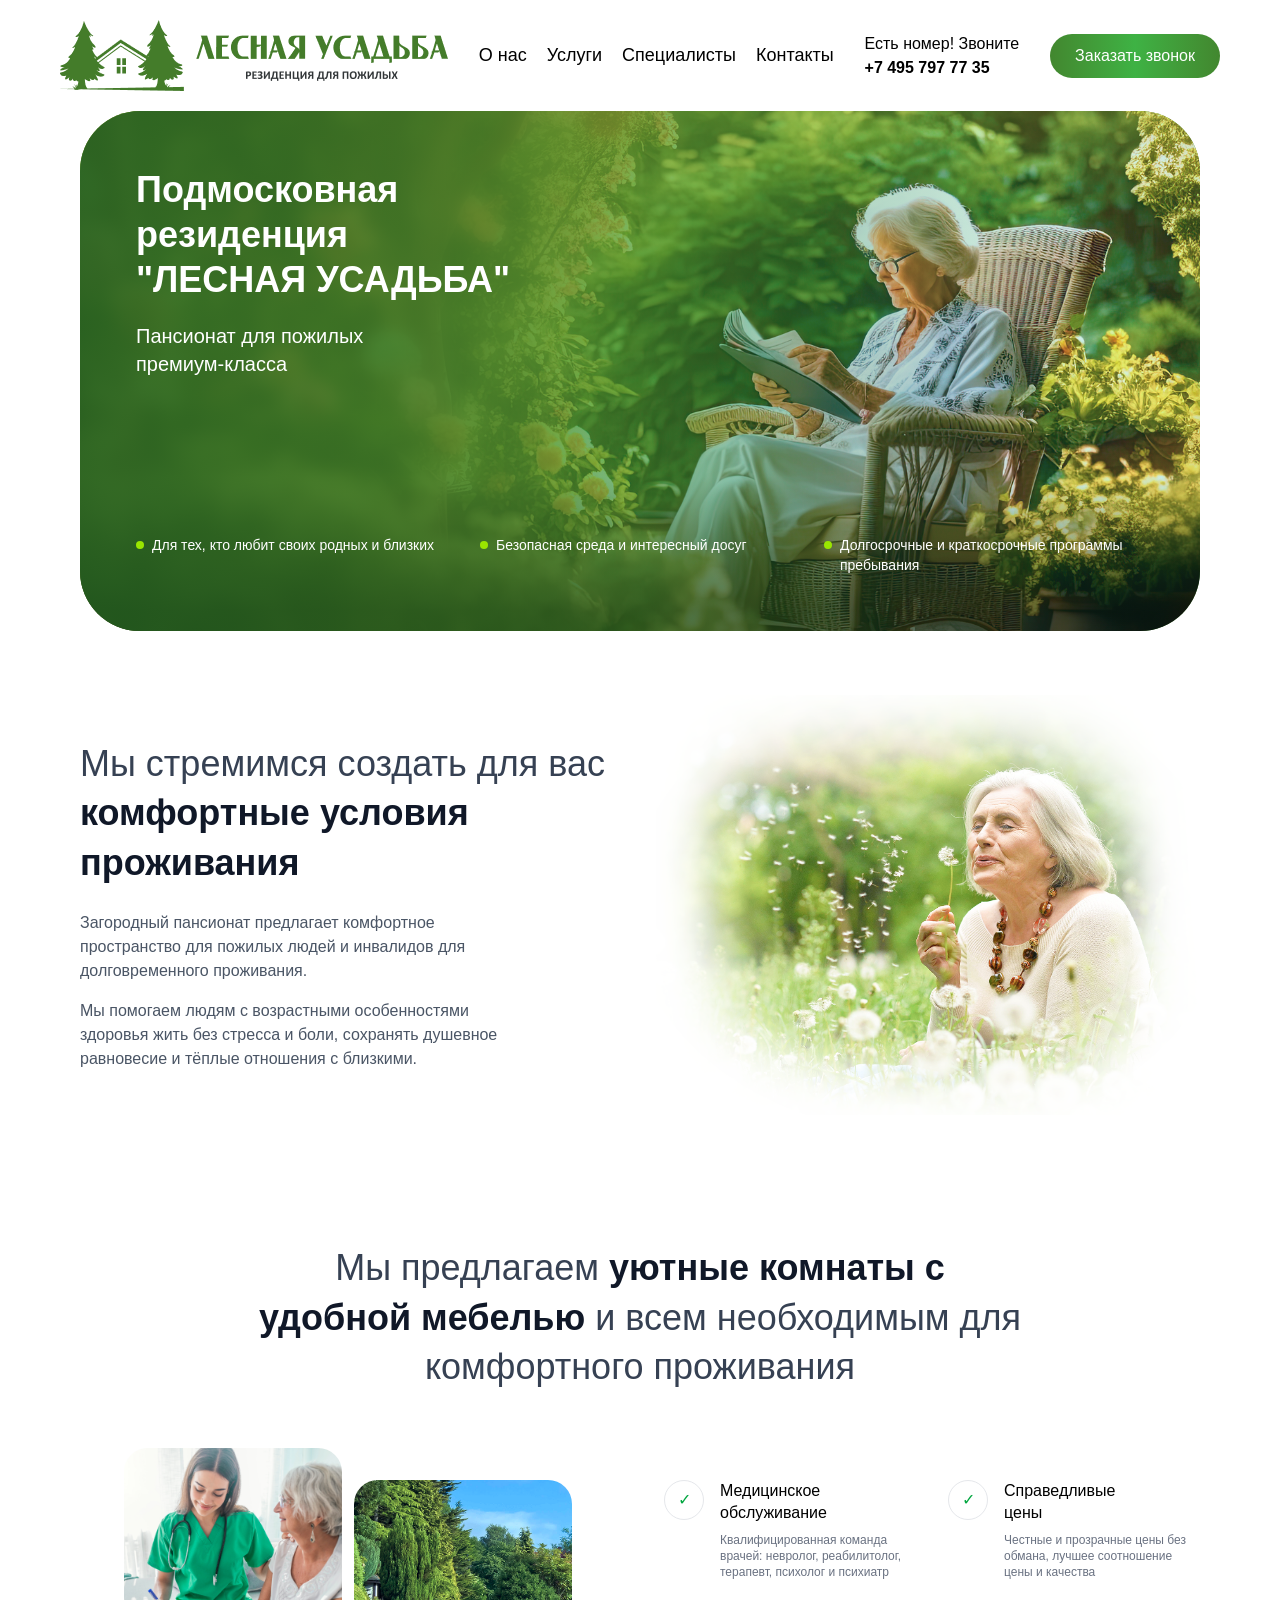
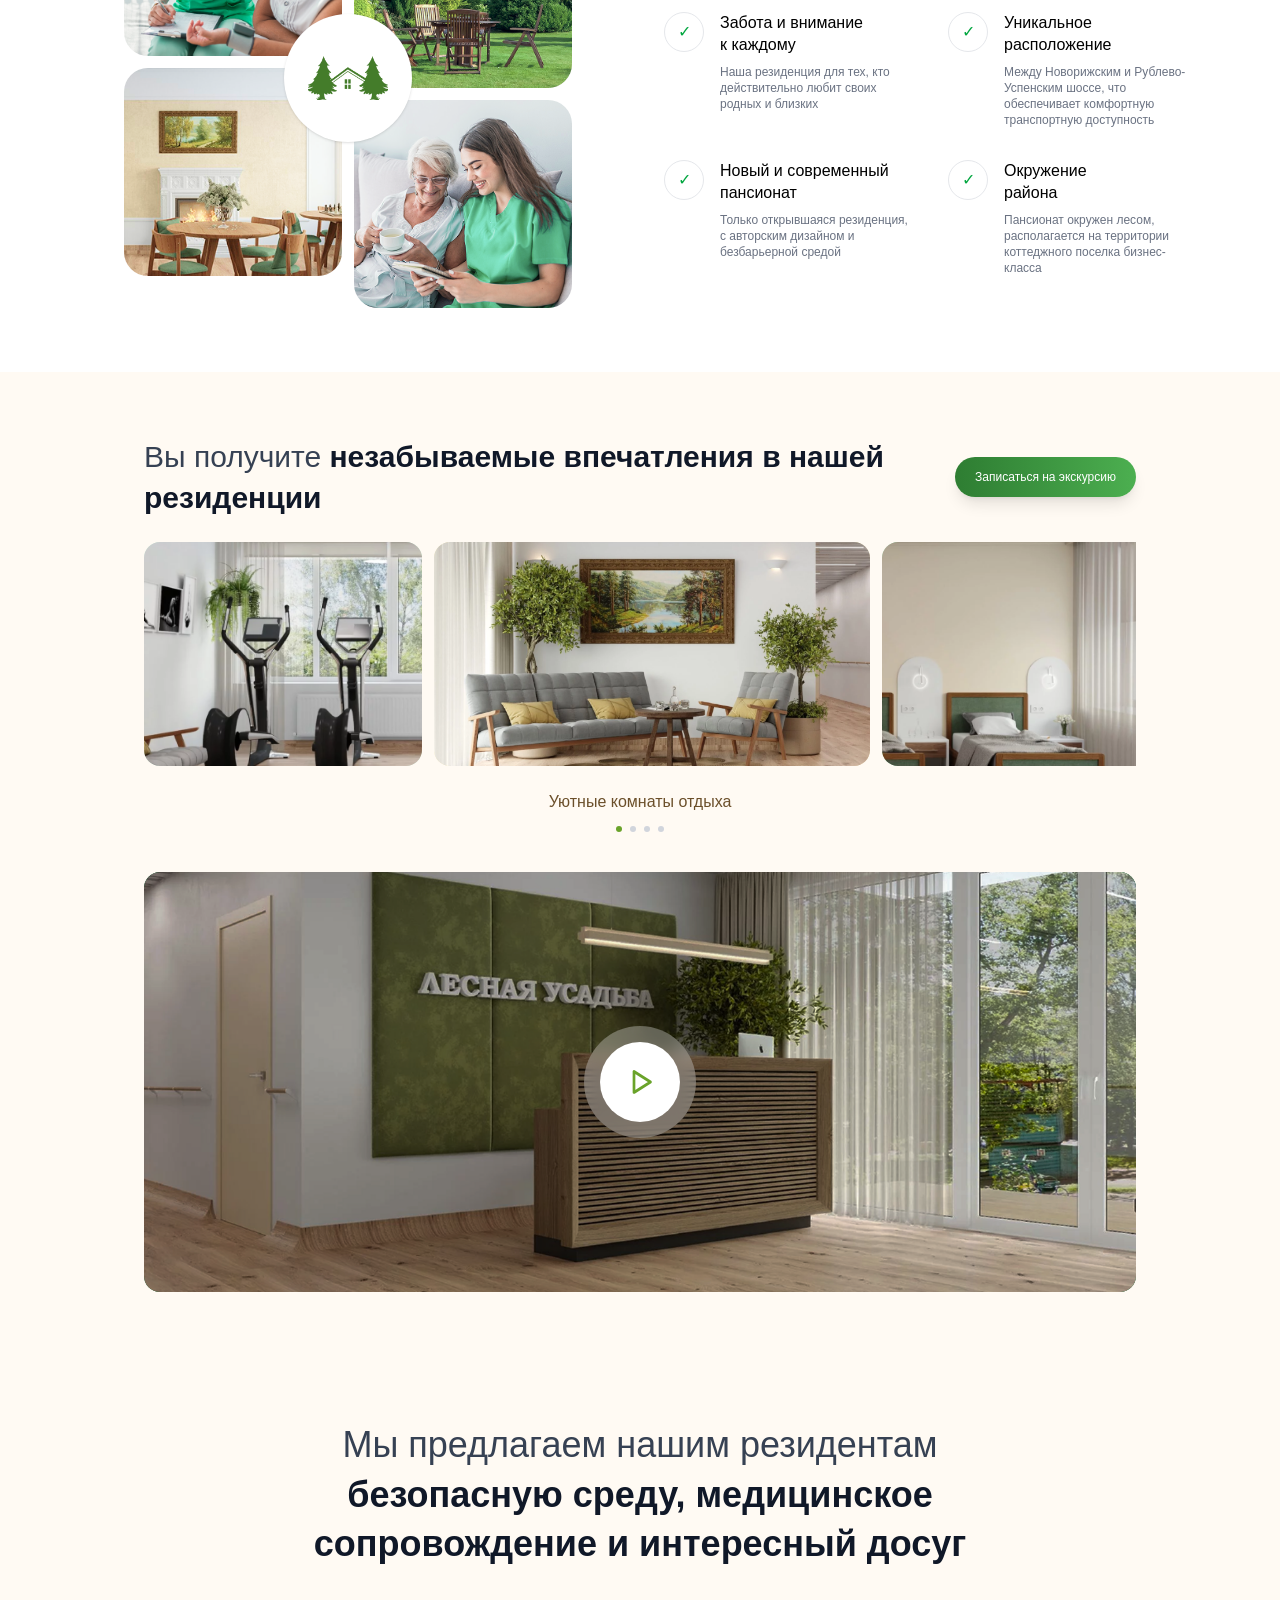
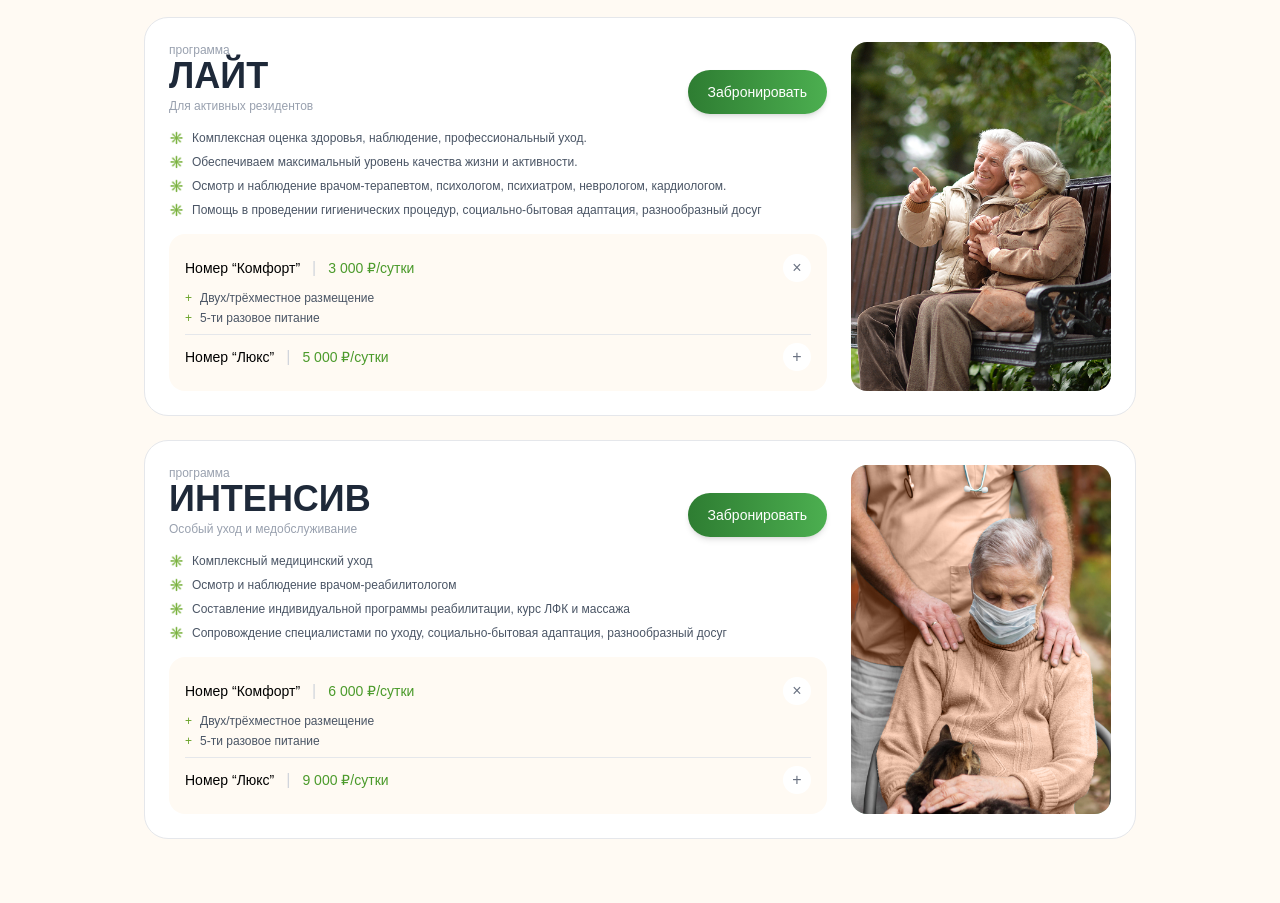
<file: src/index2.html>
<!DOCTYPE html>
<html lang="en">
<head>
    <meta charset="UTF-8">
    <meta name="viewport" content="width=device-width, initial-scale=1.0">
    <title>Document</title>
    <link rel="stylesheet" href="./output.css">
</head>
<body>
    <header class="flex justify-between p-[20px] max-w-[1200px] m-[auto] items-center">
<img src="./Logo (2).png" class="w-[60%] lg:w-[auto]" alt="">
<nav class="hidden gap-[20px] text-[18px] lg:flex">
<p>О нас</p>
<p>Услуги</p>
<p>Специалисты</p>
<p>Контакты</p>
</nav>
<div class="hidden lg:block">
<p>Есть номер! Звоните</p>
<p class="font-[900]">+7 495 797 77 35</p>
</div>
<button class="hidden px-[25px] py-[10px] rounded-full bg-linear-to-r from-[#42872F] via-[#3EB244] to-[#42872F] text-[white] lg:block">Заказать звонок</button>
<div class="flex text-[30px] lg:hidden">
<i class="fa-solid fa-phone text-[green]"></i>
<i class="fa-solid fa-bars"></i>
</div>
</header>
   <section class="max-w-6xl mx-auto px-3 md:px-4">
    <div class="relative overflow-hidden rounded-[28px] md:rounded-[60px] min-h-[560px] md:min-h-[520px]
                bg-[#3f7d2a]
                bg-[radial-gradient(circle_at_20%_20%,#8bc34a_0%,transparent_45%),radial-gradient(circle_at_75%_35%,#a5c94a_0%,transparent_40%),radial-gradient(circle_at_60%_90%,#2e6b24_0%,transparent_50%)]">
      <img src="./Слой 2 1.png" alt="" class="absolute inset-0 w-full h-full object-cover object-[70%_center]" onerror="this.style.display='none'">
      <div class="absolute inset-0 bg-gradient-to-b md:bg-gradient-to-r from-[#1f5a1f]/85 via-[#2f7a26]/45 to-transparent"></div>

      <div class="relative z-10 p-6 md:p-14 min-h-[560px] md:min-h-[520px] flex flex-col justify-between text-white">
        <div class="max-w-md">
          <h1 class="text-2xl sm:text-3xl md:text-4xl font-bold leading-tight">
            Подмосковная резиденция <br>"ЛЕСНАЯ УСАДЬБА"
          </h1>
          <p class="mt-5 text-lg md:text-xl font-light">
            Пансионат для пожилых <br>премиум-класса
          </p>
        </div>
        <ul class="mt-10 grid grid-cols-1 sm:grid-cols-3 gap-3 sm:gap-6 text-sm">
          <li class="flex gap-2"><span class="mt-1.5 w-2 h-2 rounded-full bg-lime-400 shrink-0"></span>Для тех, кто любит своих родных и близких</li>
          <li class="flex gap-2"><span class="mt-1.5 w-2 h-2 rounded-full bg-lime-400 shrink-0"></span>Безопасная среда и интересный досуг</li>
          <li class="flex gap-2"><span class="mt-1.5 w-2 h-2 rounded-full bg-lime-400 shrink-0"></span>Долгосрочные и краткосрочные программы пребывания</li>
        </ul>
      </div>
    </div>
  </section>
  <section class="max-w-6xl mx-auto px-4 py-10 md:py-16 grid md:grid-cols-2 gap-8 items-center">
    <div>
      <h2 class="text-2xl md:text-4xl font-light leading-snug text-gray-700">
        Мы стремимся создать для вас <b class="font-semibold text-gray-900">комфортные условия проживания</b>
      </h2>
      <p class="mt-6 text-gray-600 max-w-md">
        Загородный пансионат предлагает комфортное пространство для пожилых людей и инвалидов для долговременного проживания.
      </p>
      <p class="mt-4 text-gray-600 max-w-md">
        Мы помогаем людям с возрастными особенностями здоровья жить без стресса и боли, сохранять душевное равновесие и тёплые отношения с близкими.
      </p>
    </div>
    <div class="order-first md:order-none">
      <img src="./Image-01.png" alt=""
           class="w-full h-72 md:h-[420px] object-cover [mask-image:radial-gradient(ellipse_at_center,black_55%,transparent_100%)]"
           onerror="this.style.display='none'">
    </div>
  </section>
</div>
</header>
<section class="max-w-6xl mx-auto px-4 py-10 md:py-16">
  <h2 class="text-2xl md:text-4xl font-light text-center leading-snug text-gray-700 max-w-3xl mx-auto">
    Мы предлагаем <b class="font-semibold text-gray-900">уютные комнаты с удобной мебелью</b>
    и всем необходимым для комфортного проживания
  </h2>

  <div class="mt-10 md:mt-14 grid md:grid-cols-2 gap-10 md:gap-12 items-center">
    <div class="relative max-w-md mx-auto w-full">
      <div class="grid grid-cols-2 gap-3">
        <div class="space-y-3">
          <img src="./iStock-1034254290 1.png" alt="" class="w-full h-40 md:h-52 object-cover rounded-3xl bg-green-100">
          <img src="./Rectangle 63.png" alt="" class="w-full h-40 md:h-52 object-cover rounded-3xl bg-green-200">
        </div>
        <div class="space-y-3 mt-6 md:mt-8">
          <img src="./1632975402_142-p-sad-v-lesu-foto-156 1.png" alt="" class="w-full h-40 md:h-52 object-cover rounded-3xl bg-amber-100">
          <img src="./Слой 5 1.png" alt="" class="w-full h-40 md:h-52 object-cover rounded-3xl bg-green-100">
        </div>
      </div>
      <div class="absolute top-1/2 left-1/2 -translate-x-1/2 -translate-y-1/2 w-24 h-24 md:w-32 md:h-32 rounded-full bg-white flex items-center justify-center shadow-sm">
        <img src="./Иконка.png" alt="" class="w-14 md:w-20" onerror="this.replaceWith(document.createTextNode('🌲🌲'))">
      </div>
    </div>
    <div class="grid grid-cols-1 sm:grid-cols-2 gap-x-8 gap-y-8">

      <div class="flex gap-4">
        <span class="shrink-0 w-10 h-10 rounded-full border border-gray-200 flex items-center justify-center text-green-600">✓</span>
        <div>
          <h3 class="font-medium leading-snug">Медицинское <br class="hidden sm:block">обслуживание</h3>
          <p class="mt-2 text-xs text-gray-500">Квалифицированная команда врачей: невролог, реабилитолог, терапевт, психолог и психиатр</p>
        </div>
      </div>
      <div class="flex gap-4">
        <span class="shrink-0 w-10 h-10 rounded-full border border-gray-200 flex items-center justify-center text-green-600">✓</span>
        <div>
          <h3 class="font-medium leading-snug">Справедливые <br class="hidden sm:block">цены</h3>
          <p class="mt-2 text-xs text-gray-500">Честные и прозрачные цены без обмана, лучшее соотношение цены и качества</p>
        </div>
      </div>
      <div class="flex gap-4">
        <span class="shrink-0 w-10 h-10 rounded-full border border-gray-200 flex items-center justify-center text-green-600">✓</span>
        <div>
          <h3 class="font-medium leading-snug">Забота и внимание <br class="hidden sm:block">к каждому</h3>
          <p class="mt-2 text-xs text-gray-500">Наша резиденция для тех, кто действительно любит своих родных и близких</p>
        </div>
      </div>
      <div class="flex gap-4">
        <span class="shrink-0 w-10 h-10 rounded-full border border-gray-200 flex items-center justify-center text-green-600">✓</span>
        <div>
          <h3 class="font-medium leading-snug">Уникальное <br class="hidden sm:block">расположение</h3>
          <p class="mt-2 text-xs text-gray-500">Между Новорижским и Рублево-Успенским шоссе, что обеспечивает комфортную транспортную доступность</p>
        </div>
      </div>
      <div class="flex gap-4">
        <span class="shrink-0 w-10 h-10 rounded-full border border-gray-200 flex items-center justify-center text-green-600">✓</span>
        <div>
          <h3 class="font-medium leading-snug">Новый и современный <br class="hidden sm:block">пансионат</h3>
          <p class="mt-2 text-xs text-gray-500">Только открывшаяся резиденция, с авторским дизайном и безбарьерной средой</p>
        </div>
      </div>
      <div class="flex gap-4">
        <span class="shrink-0 w-10 h-10 rounded-full border border-gray-200 flex items-center justify-center text-green-600">✓</span>
        <div>
          <h3 class="font-medium leading-snug">Окружение <br class="hidden sm:block">района</h3>
          <p class="mt-2 text-xs text-gray-500">Пансионат окружен лесом, располагается на территории коттеджного поселка бизнес-класса</p>
        </div>
      </div>
    </div>
  </div>
</section>
<section class="bg-[#fffaf3] py-10 md:py-16">
  <div class="max-w-5xl mx-auto px-4">
    <div class="flex flex-col sm:flex-row sm:items-center sm:justify-between gap-4">
      <h2 class="text-2xl md:text-3xl font-light leading-snug text-gray-700">
        Вы получите <b class="font-semibold text-gray-900">незабываемые впечатления в нашей резиденции</b>
      </h2>
      <button class="self-start sm:self-auto shrink-0 bg-gradient-to-r from-[#2e7d32] to-[#4caf50] text-white text-xs px-5 py-3 rounded-full shadow-lg">
        Записаться на экскурсию
      </button>
    </div>
    <div class="mt-6 flex gap-3 overflow-x-auto snap-x snap-mandatory pb-2 [scrollbar-width:none] [&::-webkit-scrollbar]:hidden">
      <img src="./Image-04-1.png" alt="Тренажёрный зал"
           class="snap-center shrink-0 w-[75%] sm:w-[28%] h-56 object-cover rounded-2xl bg-green-100">
      <img src="./Image-04-2.png" alt="Уютные комнаты отдыха"
           class="snap-center shrink-0 w-[85%] sm:w-[44%] h-56 object-cover rounded-2xl bg-amber-100">
      <img src="./Image-04-3.png" alt="Комфортные спальни"
           class="snap-center shrink-0 w-[75%] sm:w-[28%] h-56 object-cover rounded-2xl bg-green-200">
      <img src="./Видео.png" alt="Просторный холл"
           class="snap-center shrink-0 w-[75%] sm:w-[28%] h-56 object-cover rounded-2xl bg-amber-200">
    </div>
    <p class="mt-4 text-center text-[#6b4f2a]">Уютные комнаты отдыха</p>
    <div class="mt-3 flex justify-center gap-2">
      <span class="w-1.5 h-1.5 rounded-full bg-[#6aa32a]"></span>
      <span class="w-1.5 h-1.5 rounded-full bg-gray-300"></span>
      <span class="w-1.5 h-1.5 rounded-full bg-gray-300"></span>
      <span class="w-1.5 h-1.5 rounded-full bg-gray-300"></span>
    </div>
    <div class="relative mt-8 md:mt-10 rounded-2xl overflow-hidden h-64 sm:h-96 md:h-[420px] bg-green-800">
      <img src="./Видео.png" alt="" class="absolute inset-0 w-full h-full object-cover" onerror="this.style.display='none'">
      <button class="absolute top-1/2 left-1/2 -translate-x-1/2 -translate-y-1/2 w-24 h-24 md:w-28 md:h-28 rounded-full bg-white/30 backdrop-blur-sm flex items-center justify-center">
        <span class="w-16 h-16 md:w-20 md:h-20 rounded-full bg-white flex items-center justify-center">
          <svg class="w-7 h-7 md:w-9 md:h-9 text-[#6aa32a]" viewBox="0 0 24 24" fill="none" stroke="currentColor" stroke-width="1.8" stroke-linejoin="round">
            <path d="M8 5v14l11-7z"/>
          </svg>
        </span>
      </button>
    </div>
  </div>
</section>
<section class="bg-[#fffaf3] py-10 md:py-16">
  <div class="max-w-5xl mx-auto px-4">
    <h2 class="text-2xl md:text-4xl font-light text-center leading-snug text-gray-700 max-w-3xl mx-auto">
      Мы предлагаем нашим резидентам <b class="font-semibold text-gray-900">безопасную среду, медицинское сопровождение и интересный досуг</b>
    </h2>
    <div class="mt-8 md:mt-12 bg-white border border-gray-200 rounded-3xl p-5 md:p-6 grid md:grid-cols-[1fr_260px] gap-6">
      <img src="./portrait-couple-sitting-wooden-bench 1.png" alt="" class="md:order-2 w-full h-56 md:h-full object-cover rounded-2xl bg-green-100">
      <div class="md:order-1">
        <div class="flex items-end justify-between gap-3">
          <div>
            <div class="text-xs text-gray-400">программа</div>
            <h3 class="text-3xl md:text-4xl font-semibold text-gray-800 leading-none">ЛАЙТ</h3>
            <div class="mt-1 text-xs text-gray-400">Для активных резидентов</div>
          </div>
          <button class="shrink-0 bg-gradient-to-r from-[#2e7d32] to-[#4caf50] text-white text-sm px-5 py-3 rounded-full shadow-md">
            Забронировать
          </button>
        </div>
        <ul class="mt-4 space-y-2 text-xs text-gray-600">
          <li class="flex gap-2"><span class="text-[#6aa32a]">✳</span>Комплексная оценка здоровья, наблюдение, профессиональный уход.</li>
          <li class="flex gap-2"><span class="text-[#6aa32a]">✳</span>Обеспечиваем максимальный уровень качества жизни и активности.</li>
          <li class="flex gap-2"><span class="text-[#6aa32a]">✳</span>Осмотр и наблюдение врачом-терапевтом, психологом, психиатром, неврологом, кардиологом.</li>
          <li class="flex gap-2"><span class="text-[#6aa32a]">✳</span>Помощь в проведении гигиенических процедур, социально-бытовая адаптация, разнообразный досуг</li>
        </ul>
        <div class="mt-4 bg-[#fffaf3] rounded-2xl px-4 py-3 divide-y divide-gray-200">
          <details open class="group py-2">
            <summary class="flex items-center gap-3 cursor-pointer list-none [&::-webkit-details-marker]:hidden">
              <span class="text-sm">Номер “Комфорт”</span>
              <span class="text-gray-300">|</span>
              <span class="text-sm text-[#4a9a2a] font-medium">3 000 ₽/сутки</span>
              <span class="ml-auto w-7 h-7 rounded-full bg-white flex items-center justify-center text-gray-500">
                <span class="group-open:hidden">+</span><span class="hidden group-open:inline">×</span>
              </span>
            </summary>
            <ul class="mt-2 space-y-1 text-xs text-gray-600">
              <li class="flex gap-2"><span class="text-[#6aa32a]">+</span>Двух/трёхместное размещение</li>
              <li class="flex gap-2"><span class="text-[#6aa32a]">+</span>5-ти разовое питание</li>
            </ul>
          </details>
          <details class="group py-2">
            <summary class="flex items-center gap-3 cursor-pointer list-none [&::-webkit-details-marker]:hidden">
              <span class="text-sm">Номер “Люкс”</span>
              <span class="text-gray-300">|</span>
              <span class="text-sm text-[#4a9a2a] font-medium">5 000 ₽/сутки</span>
              <span class="ml-auto w-7 h-7 rounded-full bg-white flex items-center justify-center text-gray-500">
                <span class="group-open:hidden">+</span><span class="hidden group-open:inline">×</span>
              </span>
            </summary>
            <ul class="mt-2 space-y-1 text-xs text-gray-600">
              <li class="flex gap-2"><span class="text-[#6aa32a]">+</span>Описание номера “Люкс”</li>
              <li class="flex gap-2"><span class="text-[#6aa32a]">+</span>5-ти разовое питание</li>
            </ul>
          </details>
        </div>
      </div>
    </div>
    <div class="mt-6 bg-white border border-gray-200 rounded-3xl p-5 md:p-6 grid md:grid-cols-[1fr_260px] gap-6">
      <img src="./Image-05-2.png" alt="" class="md:order-2 w-full h-56 md:h-full object-cover rounded-2xl bg-green-100">
      <div class="md:order-1">
        <div class="flex items-end justify-between gap-3">
          <div>
            <div class="text-xs text-gray-400">программа</div>
            <h3 class="text-3xl md:text-4xl font-semibold text-gray-800 leading-none">ИНТЕНСИВ</h3>
            <div class="mt-1 text-xs text-gray-400">Особый уход и медобслуживание</div>
          </div>
          <button class="shrink-0 bg-gradient-to-r from-[#2e7d32] to-[#4caf50] text-white text-sm px-5 py-3 rounded-full shadow-md">
            Забронировать
          </button>
        </div>
        <ul class="mt-4 space-y-2 text-xs text-gray-600">
          <li class="flex gap-2"><span class="text-[#6aa32a]">✳</span>Комплексный медицинский уход</li>
          <li class="flex gap-2"><span class="text-[#6aa32a]">✳</span>Осмотр и наблюдение врачом-реабилитологом</li>
          <li class="flex gap-2"><span class="text-[#6aa32a]">✳</span>Составление индивидуальной программы реабилитации, курс ЛФК и массажа</li>
          <li class="flex gap-2"><span class="text-[#6aa32a]">✳</span>Сопровождение специалистами по уходу, социально-бытовая адаптация, разнообразный досуг</li>
        </ul>
        <div class="mt-4 bg-[#fffaf3] rounded-2xl px-4 py-3 divide-y divide-gray-200">
          <details open class="group py-2">
            <summary class="flex items-center gap-3 cursor-pointer list-none [&::-webkit-details-marker]:hidden">
              <span class="text-sm">Номер “Комфорт”</span>
              <span class="text-gray-300">|</span>
              <span class="text-sm text-[#4a9a2a] font-medium">6 000 ₽/сутки</span>
              <span class="ml-auto w-7 h-7 rounded-full bg-white flex items-center justify-center text-gray-500">
                <span class="group-open:hidden">+</span><span class="hidden group-open:inline">×</span>
              </span>
            </summary>
            <ul class="mt-2 space-y-1 text-xs text-gray-600">
              <li class="flex gap-2"><span class="text-[#6aa32a]">+</span>Двух/трёхместное размещение</li>
              <li class="flex gap-2"><span class="text-[#6aa32a]">+</span>5-ти разовое питание</li>
            </ul>
          </details>
          <details class="group py-2">
            <summary class="flex items-center gap-3 cursor-pointer list-none [&::-webkit-details-marker]:hidden">
              <span class="text-sm">Номер “Люкс”</span>
              <span class="text-gray-300">|</span>
              <span class="text-sm text-[#4a9a2a] font-medium">9 000 ₽/сутки</span>
              <span class="ml-auto w-7 h-7 rounded-full bg-white flex items-center justify-center text-gray-500">
                <span class="group-open:hidden">+</span><span class="hidden group-open:inline">×</span>
              </span>
            </summary>
            <ul class="mt-2 space-y-1 text-xs text-gray-600">
              <li class="flex gap-2"><span class="text-[#6aa32a]">+</span>Описание номера “Люкс”</li>
              <li class="flex gap-2"><span class="text-[#6aa32a]">+</span>5-ти разовое питание</li>
            </ul>
          </details>
        </div>
      </div>
    </div>
  </div>
</section>
</body>
</html>
</file>
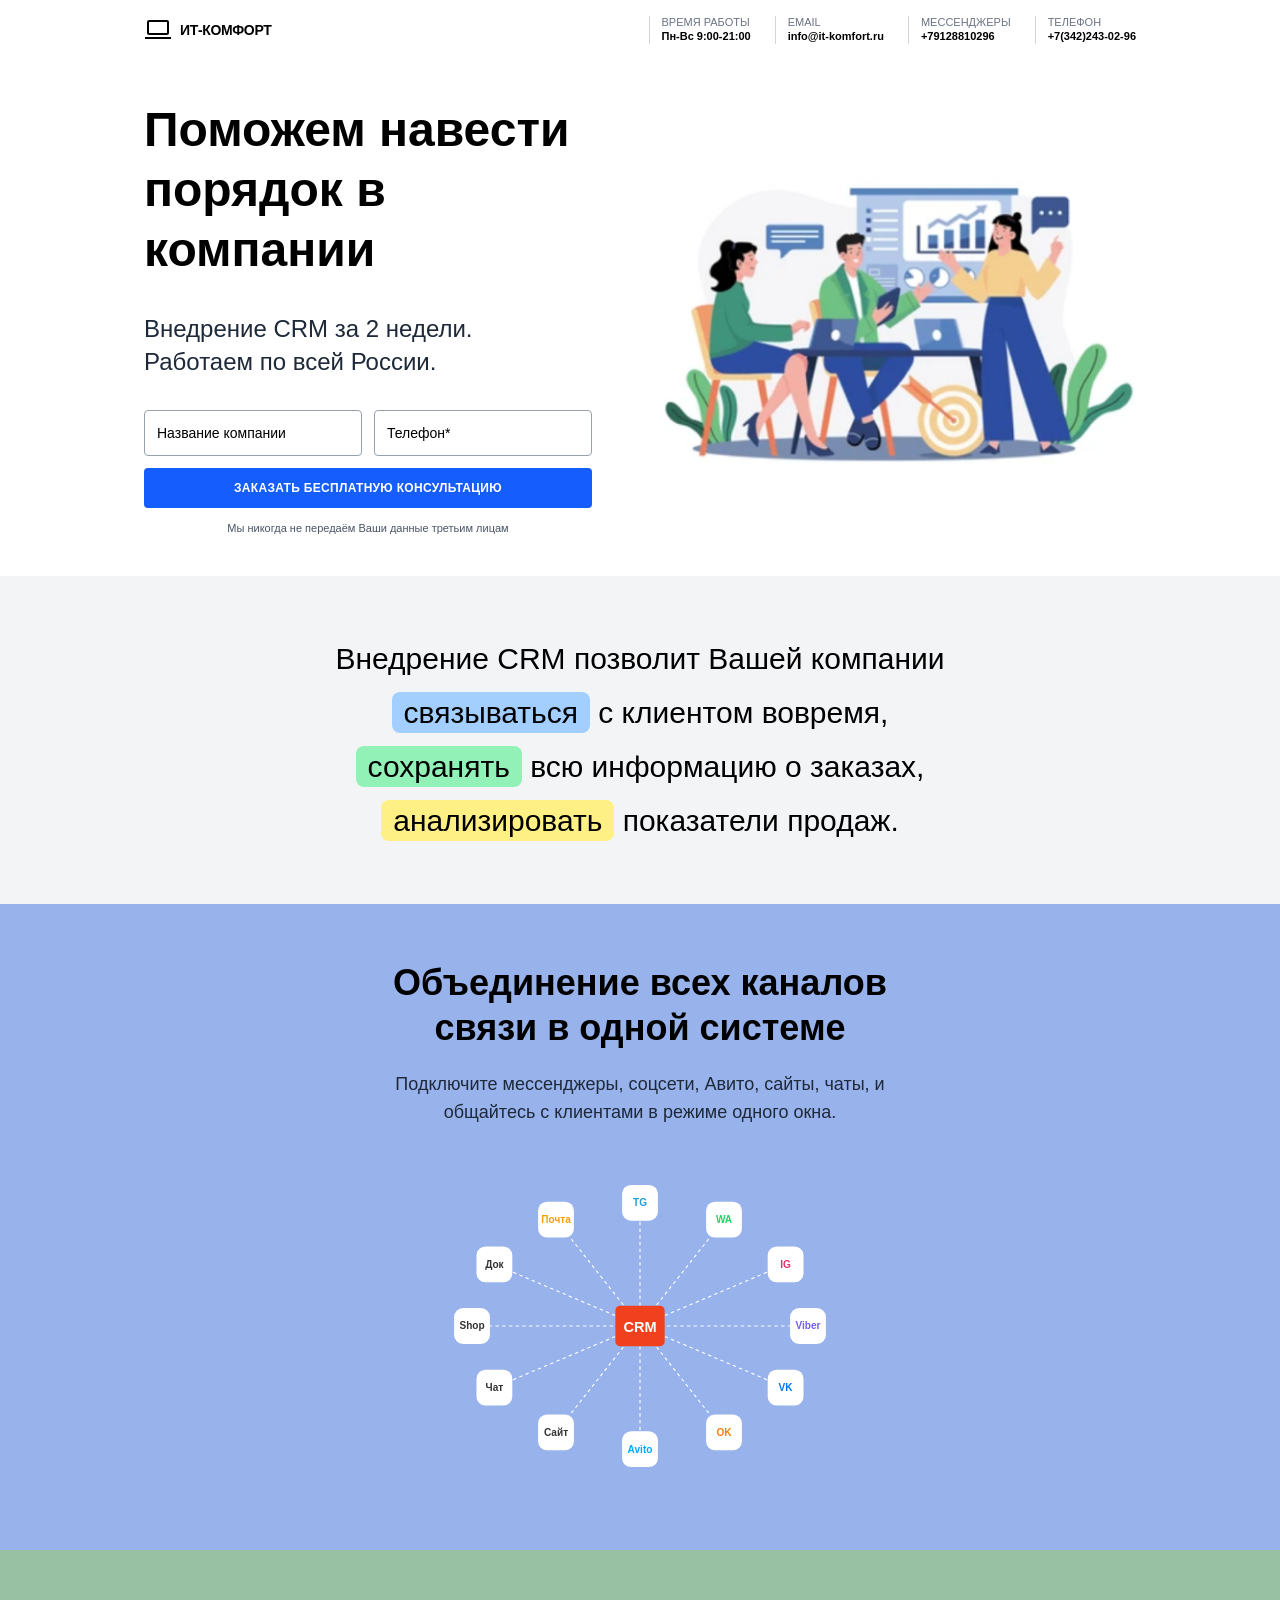
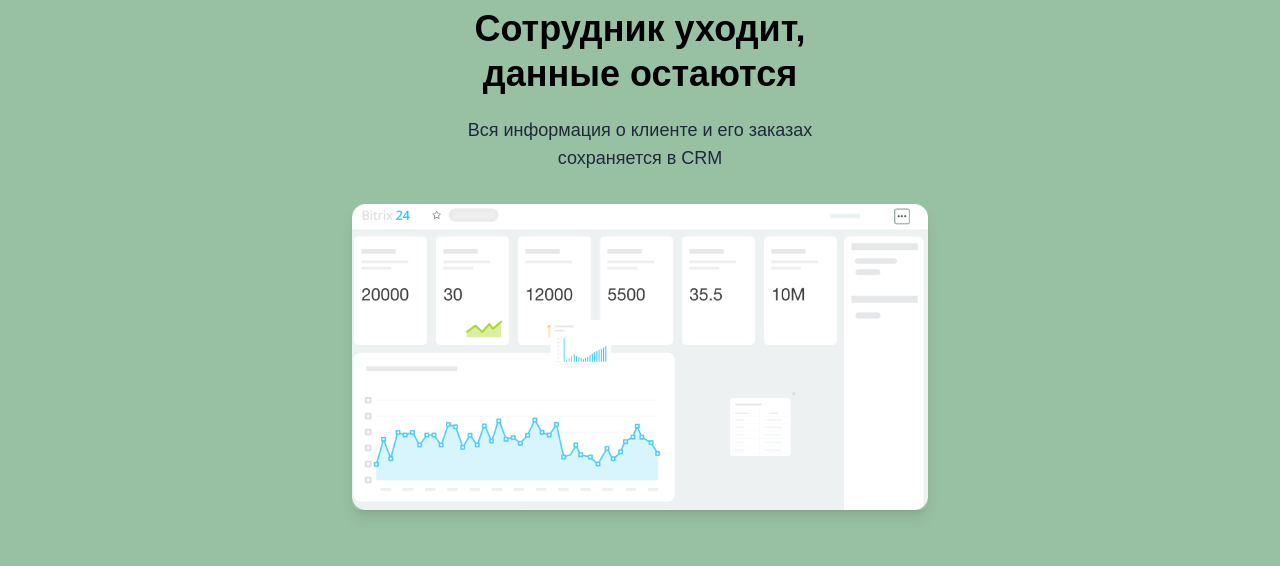
<file: src/INDEX3.html>
<!DOCTYPE html>
<html lang="en">
<head>
    <meta charset="UTF-8">
    <meta name="viewport" content="width=device-width, initial-scale=1.0">
    <link rel="stylesheet" href="./output.css">
    <title>Document</title>
</head>
<body>
    <header class="max-w-5xl mx-auto px-4 py-4 flex flex-col md:flex-row md:items-center md:justify-between gap-4">
    <div class="flex items-center gap-2 font-black text-sm tracking-tight">
      <svg class="w-7 h-5" viewBox="0 0 28 20" fill="none" stroke="currentColor" stroke-width="2"><rect x="4" y="1" width="20" height="13" rx="1"/><path d="M1 18h26"/></svg>
      ИТ-КОМФОРТ
    </div>

    <div class="grid grid-cols-2 md:flex md:flex-wrap gap-x-6 gap-y-3 text-[11px] leading-tight">
      <div class="border-l border-gray-300 pl-3">
        <div class="text-gray-500 uppercase">Время работы</div>
        <div class="font-bold">Пн-Вс 9:00-21:00</div>
      </div>
      <div class="border-l border-gray-300 pl-3">
        <div class="text-gray-500 uppercase">Email</div>
        <div class="font-bold break-all">info@it-komfort.ru</div>
      </div>
      <div class="border-l border-gray-300 pl-3">
        <div class="text-gray-500 uppercase">Мессенджеры</div>
        <div class="font-bold">+79128810296</div>
      </div>
      <div class="border-l border-gray-300 pl-3">
        <div class="text-gray-500 uppercase">Телефон</div>
        <div class="font-bold">+7(342)243-02-96</div>
      </div>
    </div>
  </header>
  <section class="max-w-5xl mx-auto px-4 py-6 md:py-10 grid md:grid-cols-2 gap-8 md:gap-10 items-center">
    <div>
      <h1 class="text-3xl sm:text-4xl md:text-5xl font-black leading-tight">Поможем навести порядок в компании</h1>
      <p class="mt-5 md:mt-8 text-lg sm:text-xl md:text-2xl leading-snug text-gray-800">
        Внедрение CRM за 2 недели.<br>Работаем по всей России.
      </p>

      <form class="mt-6 md:mt-8 space-y-3 w-full md:max-w-md">
        <div class="grid grid-cols-1 sm:grid-cols-2 gap-3">
          <input type="text" placeholder="Название компании"
                 class="w-full border border-gray-400 rounded px-3 py-3 text-base md:text-sm focus:outline-none focus:ring-2 focus:ring-blue-500">
          <input type="tel" placeholder="Телефон*" required
                 class="w-full border border-gray-400 rounded px-3 py-3 text-base md:text-sm focus:outline-none focus:ring-2 focus:ring-blue-500">
        </div>
        <button type="submit"
                class="w-full bg-blue-600 hover:bg-blue-700 text-white text-xs font-bold uppercase tracking-wide py-4 md:py-3 rounded transition-colors">
          Заказать бесплатную консультацию
        </button>
        <p class="text-center text-[11px] text-gray-600">Мы никогда не передаём Ваши данные третьим лицам</p>
      </form>
    </div>
    <div class="flex justify-center">
      <img src="./image 15.png" alt="Команда анализирует показатели" class="w-3/4 sm:w-1/2 md:w-full max-w-full h-auto">
    </div>
  </section>
  <section class="bg-gray-100 py-10 md:py-14">
    <p class="max-w-2xl mx-auto px-4 text-center text-xl sm:text-2xl md:text-3xl leading-[2] md:leading-[1.8]">
      Внедрение CRM позволит Вашей компании
      <span class="bg-blue-300/80 rounded-lg px-2 md:px-3 py-1">связываться</span>
      с клиентом вовремя,
      <span class="bg-green-300/80 rounded-lg px-2 md:px-3 py-1">сохранять</span>
      всю информацию о заказах,
      <span class="bg-yellow-200 rounded-lg px-2 md:px-3 py-1">анализировать</span>
      показатели продаж.
    </p>
  </section>
  <section class="py-10 md:py-14" style="background-color:#98B2EC">
    <div class="max-w-3xl mx-auto px-4 text-center">
      <h2 class="text-2xl sm:text-3xl md:text-4xl font-black leading-tight">
        Объединение всех каналов<br class="hidden sm:block"> связи в одной системе
      </h2>
      <p class="mt-5 text-base sm:text-lg text-gray-800 max-w-xl mx-auto">
        Подключите мессенджеры, соцсети, Авито, сайты, чаты, и общайтесь с клиентами в режиме одного окна.
      </p>
      <svg viewBox="0 0 400 300" class="mt-8 mx-auto w-full max-w-md" role="img" aria-label="CRM объединяет каналы связи">
        <g stroke="#ffffff" stroke-width="1" stroke-dasharray="3 3">
          <line x1="200" y1="150" x2="350" y2="150"/><line x1="200" y1="150" x2="330" y2="205"/>
          <line x1="200" y1="150" x2="275" y2="245"/><line x1="200" y1="150" x2="200" y2="260"/>
          <line x1="200" y1="150" x2="125" y2="245"/><line x1="200" y1="150" x2="70" y2="205"/>
          <line x1="200" y1="150" x2="50" y2="150"/><line x1="200" y1="150" x2="70" y2="95"/>
          <line x1="200" y1="150" x2="125" y2="55"/><line x1="200" y1="150" x2="200" y2="40"/>
          <line x1="200" y1="150" x2="275" y2="55"/><line x1="200" y1="150" x2="330" y2="95"/>
        </g>
        <rect x="178" y="132" width="44" height="36" rx="4" fill="#F0401E"/>
        <text x="200" y="155" text-anchor="middle" fill="#fff" font-size="13" font-weight="800" font-family="sans-serif">CRM</text>
        <g font-family="sans-serif" font-size="9" font-weight="700" text-anchor="middle">
          <g transform="translate(350,150)"><rect x="-16" y="-16" width="32" height="32" rx="8" fill="#fff"/><text y="3" fill="#7360F2">Viber</text></g>
          <g transform="translate(330,205)"><rect x="-16" y="-16" width="32" height="32" rx="8" fill="#fff"/><text y="3" fill="#0077FF">VK</text></g>
          <g transform="translate(275,245)"><rect x="-16" y="-16" width="32" height="32" rx="8" fill="#fff"/><text y="3" fill="#EE8208">OK</text></g>
          <g transform="translate(200,260)"><rect x="-16" y="-16" width="32" height="32" rx="8" fill="#fff"/><text y="3" fill="#00AAFF">Avito</text></g>
          <g transform="translate(125,245)"><rect x="-16" y="-16" width="32" height="32" rx="8" fill="#fff"/><text y="3" fill="#333">Сайт</text></g>
          <g transform="translate(70,205)"><rect x="-16" y="-16" width="32" height="32" rx="8" fill="#fff"/><text y="3" fill="#333">Чат</text></g>
          <g transform="translate(50,150)"><rect x="-16" y="-16" width="32" height="32" rx="8" fill="#fff"/><text y="3" fill="#333">Shop</text></g>
          <g transform="translate(70,95)"><rect x="-16" y="-16" width="32" height="32" rx="8" fill="#fff"/><text y="3" fill="#333">Док</text></g>
          <g transform="translate(125,55)"><rect x="-16" y="-16" width="32" height="32" rx="8" fill="#fff"/><text y="3" fill="#F5A300">Почта</text></g>
          <g transform="translate(200,40)"><rect x="-16" y="-16" width="32" height="32" rx="8" fill="#fff"/><text y="3" fill="#229ED9">TG</text></g>
          <g transform="translate(275,55)"><rect x="-16" y="-16" width="32" height="32" rx="8" fill="#fff"/><text y="3" fill="#25D366">WA</text></g>
          <g transform="translate(330,95)"><rect x="-16" y="-16" width="32" height="32" rx="8" fill="#fff"/><text y="3" fill="#E1306C">IG</text></g>
        </g>
      </svg>
    </div>
  </section>
  <section class="py-10 md:py-14" style="background-color:#98C1A3">
    <div class="max-w-3xl mx-auto px-4 text-center">
      <h2 class="text-2xl sm:text-3xl md:text-4xl font-black leading-tight">
        Сотрудник уходит,<br class="hidden sm:block"> данные остаются
      </h2>
      <p class="mt-5 text-base sm:text-lg text-gray-800 max-w-md mx-auto">
        Вся информация о клиенте и его заказах сохраняется в CRM
      </p>
      <img src="./Image.png" alt="Сделки в CRM"
           class="mt-8 mx-auto w-full max-w-xl rounded-lg shadow-lg">
    </div>
  </section>
</body>
</html>
</file>
